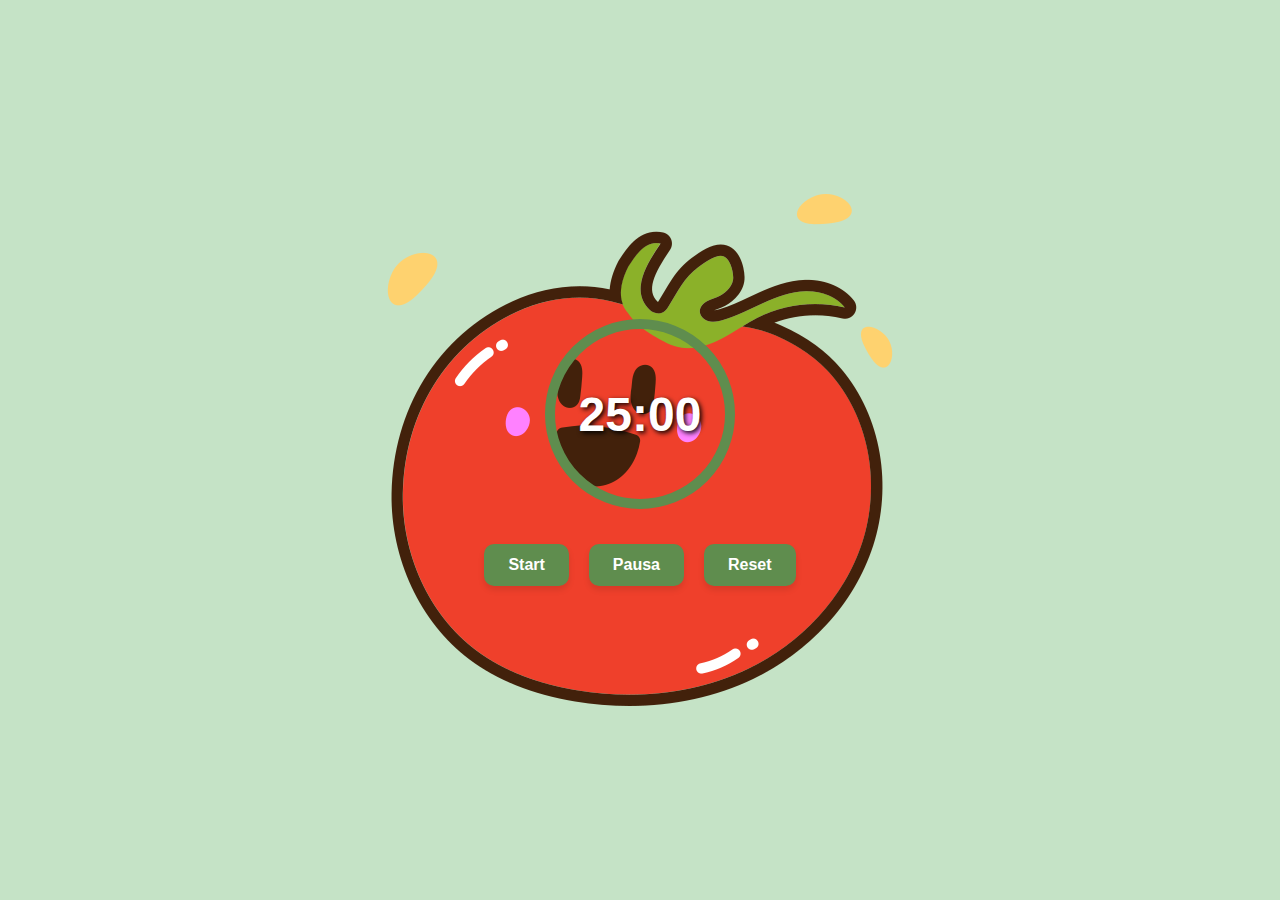
<file: pomodoro-app/index.html>
<!DOCTYPE html>
<html lang="it">
<head>
  <meta charset="UTF-8">
  <title>Pomodoro App</title>
  <link rel="stylesheet" href="style.css">
<link rel="icon" href="favicon.ico" type="image/x-icon">
</head>
<body>
  <div class="container">
    <div class="pomodoro-container">
      <svg class="progress-ring" width="200" height="200">
        <circle
          class="progress-ring__circle"
          stroke="#5f8d4e"
          stroke-width="10"
          fill="transparent"
          r="90"
          cx="100"
          cy="100"
        />
      </svg>
      <div id="timer">25:00</div>
    </div>

    <div class="buttons">
      <button id="start">Start</button>
      <button id="pause">Pausa</button>
      <button id="reset">Reset</button>
    </div>
  </div>

  <script >
    // Carica il suono tic
const tickSound = new Audio('475188__sheyvan__button-clicking-1.wav'); // Assicurati che il file sia in sounds/tick.mp3
tickSound.volume = 0.3; // volume più basso (opzionale)

const timerDisplay = document.getElementById("timer");
const startBtn      = document.getElementById("start");
const pauseBtn      = document.getElementById("pause");
const resetBtn      = document.getElementById("reset");

// Configurazione timer
let timeLeft  = 25 * 60; // 25 minuti
let timer     = null;
let isRunning = false;

// Setup cerchio SVG
const circle        = document.querySelector(".progress-ring__circle");
const radius        = circle.r.baseVal.value;
const circumference = 2 * Math.PI * radius;
circle.style.strokeDasharray  = `${circumference} ${circumference}`;
circle.style.strokeDashoffset = circumference;

// Funzione per regolare il cerchio (percentuale tra 0 e 100)
function setProgress(percent) {
  const offset = circumference - (percent / 100) * circumference;
  circle.style.strokeDashoffset = offset;
}

// Mostra timer e cerchio
function updateTimerAndCircle() {
  // Text MM:SS
  const minutes = Math.floor(timeLeft / 60);
  const seconds = timeLeft % 60;
  timerDisplay.textContent =
    String(minutes).padStart(2, "0") + ":" + String(seconds).padStart(2, "0");

  // Cerchio
  const percent = (timeLeft / (25 * 60)) * 100;
  setProgress(percent);
}

// --- Eventi ---
startBtn.addEventListener("click", () => {
  tickSound.play();
  if (isRunning) return;
  isRunning = true;

  timer = setInterval(() => {
    if (timeLeft > 0) {
      timeLeft--;
      updateTimerAndCircle();        // <--- qui!
    } else {
      clearInterval(timer);
      isRunning = false;
      tickSound.play();              // opzionale, un tic finale
      alert("Tempo scaduto! Fai una pausa 🍵");
    }
  }, 1000);
});

pauseBtn.addEventListener("click", () => {
  tickSound.play();
  clearInterval(timer);
  isRunning = false;
});

resetBtn.addEventListener("click", () => {
  tickSound.play();
  clearInterval(timer);
  isRunning = false;
  timeLeft = 25 * 60;
  updateTimerAndCircle();          // <--- reinizializza timer + cerchio
});

// All’avvio
updateTimerAndCircle();

  </script>
</body>
</html>
</file>
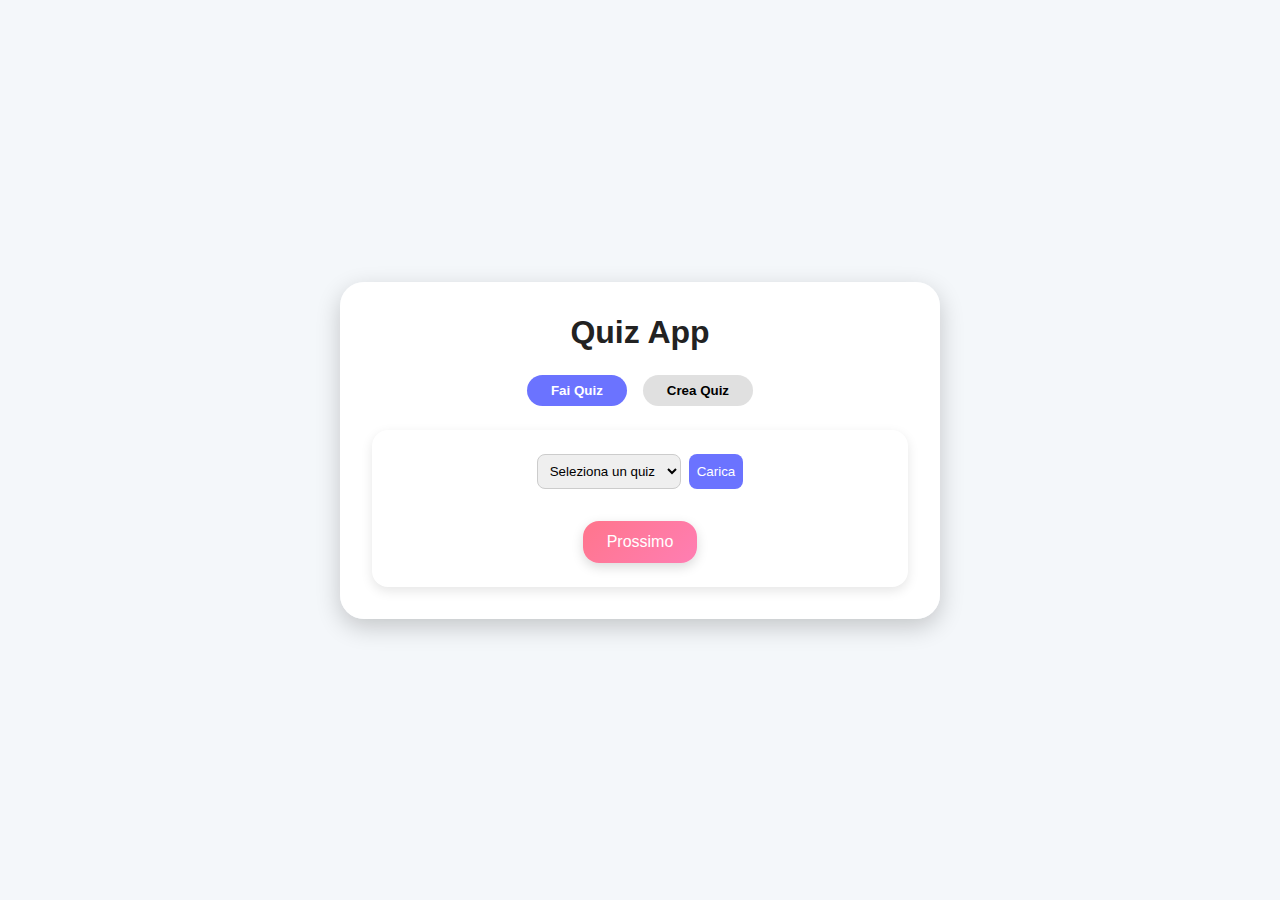
<file: quizz-app/index.html>
<!DOCTYPE html>
<html lang="it">
<head>
  <meta charset="UTF-8" />
  <meta name="viewport" content="width=device-width, initial-scale=1.0" />
  <title>Quiz App + Crea Quiz</title>
  <link rel="stylesheet" href="style.css" />
  <style>
    /* RESET & BASE */
    * { margin: 0; padding: 0; box-sizing: border-box; }
    body { font-family: 'Segoe UI', sans-serif; background: #f4f7fa; color: #333; min-height: 100vh; display: flex; align-items: center; justify-content: center; padding: 1rem; }
    .app { width: 100%; max-width: 600px; }

    /* NAVBAR */
    nav { display: flex; justify-content: center; gap: 1rem; margin-bottom: 1.5rem; }
    .mode-btn { padding: 0.5rem 1.5rem; border: none; border-radius: 1rem; cursor: pointer; background: #e0e0e0; font-weight: bold; transition: background 0.3s; }
    .mode-btn.active { background: #6b73ff; color: #fff; }

    /* SELECT/CARICA */
    #quiz-select-container { display: flex; justify-content: center; gap: 0.5rem; margin-bottom: 1rem; }
    #quiz-select, #load-quiz-btn { padding: 0.5rem; border-radius: 0.5rem; border: 1px solid #ccc; }
    #load-quiz-btn { background: #6b73ff; color: #fff; border: none; transition: background 0.3s; }
    #load-quiz-btn:hover { background: #5a63d8; }

    /* CREA QUIZ */
    #create-section { background: #fff; padding: 1.5rem; border-radius: 1rem; box-shadow: 0 4px 12px rgba(0,0,0,0.1); }
    #create-form label { display: block; margin-bottom: 0.75rem; font-weight: 500; }
    #create-form input { width: 100%; padding: 0.5rem; border: 1px solid #ccc; border-radius: 0.5rem; margin-top: 0.25rem; }
    .question-input { margin-bottom: 1rem; padding: 1rem; background: #fdfdfd; border: 1px solid #ddd; border-radius: 0.75rem; }
    .question-input h3 { margin-bottom: 0.5rem; }
    #create-form .btn { background: #ff758c; background: linear-gradient(135deg,#ff7eb3 0%,#ff758c 100%); color: #fff; border: none; border-radius: 1rem; padding: 0.75rem 1.5rem; cursor: pointer; transition: background 0.3s; }
    #create-form .btn:hover { background: linear-gradient(135deg,#ff758c 0%,#ff7eb3 100%); }
    #quiz-list { list-style: none; margin-top: 1rem; }
    #quiz-list li { display: flex; justify-content: space-between; padding: 0.5rem; border-bottom: 1px solid #eee; }
    .delete-btn { background: #dc3545; color: #fff; border: none; border-radius: 0.5rem; padding: 0.25rem 0.75rem; cursor: pointer; transition: background 0.3s; }
    .delete-btn:hover { background: #c82333; }

    /* FAI QUIZ */
    #quiz-section { background: #fff; padding: 1.5rem; border-radius: 1rem; box-shadow: 0 4px 12px rgba(0,0,0,0.1); position: relative; }
    #timer { position: absolute; top: 1rem; right: 1rem; background: #ffeb3b; padding: 0.25rem 0.75rem; border-radius: 0.5rem; font-weight: bold; }
    #question { margin-bottom: 1rem; font-size: 1.2rem; }
    #answer-buttons { display: grid; grid-template-columns: 1fr 1fr; gap: 0.75rem; margin-bottom: 1rem; }
    .btn { padding: 0.75rem; border: none; border-radius: 0.75rem; cursor: pointer; transition: transform 0.2s, background 0.2s; background: #f0f0f0; }
    .btn:hover { transform: translateY(-2px); background: #e2e2e2; }
    .correct, .wrong { animation: pulse 0.5s; }
    .correct { background: #d4edda; border: 2px solid #28a745; }
    .wrong { background: #f8d7da; border: 2px solid #dc3545; }
    @keyframes pulse { 0% { transform: scale(1); } 50% { transform: scale(1.05); } 100% { transform: scale(1); } }

    /* RESPONSIVE */
    @media(max-width: 480px) { #answer-buttons { grid-template-columns: 1fr; } }
  </style>
</head>
<body>
  <div class="app">
    <h1>Quiz App</h1>
    <nav>
      <button id="take-mode" class="mode-btn active">Fai Quiz</button>
      <button id="create-mode" class="mode-btn">Crea Quiz</button>
    </nav>

    <section id="quiz-section">
      <div id="quiz-select-container">
        <select id="quiz-select">
          <option value="" disabled selected>Seleziona un quiz</option>
        </select>
        <button id="load-quiz-btn">Carica</button>
      </div>
      <div id="timer" class="hide">10</div>
      <h2 id="question" class="hide">Domanda</h2>
      <div id="answer-buttons"></div>
      <button id="next-btn" class="hide">Prossimo</button>
    </section>

    <section id="create-section" class="hide">
      <h2>Crea il tuo Quiz</h2>
      <form id="create-form">
        <label>Titolo Quiz:<input type="text" id="quiz-title" required></label>
        <label>Numero di domande:<input type="number" id="quiz-count" min="1" value="1" required></label>
        <div id="questions-container"></div>
        <button type="submit" class="btn">Salva Quiz</button>
      </form>
      <h3>Quiz Salvati:</h3>
      <ul id="quiz-list"></ul>
    </section>
  </div>

  <script>
    class Question { constructor(text, answers) { this.text=text; this.answers=answers; } }
    class Quiz { constructor(title, questions) { this.title=title; this.questions=questions; this.currentIndex=0; this.score=0; } getCurrentQuestion(){return this.questions[this.currentIndex];} next(){this.currentIndex++;} isFinished(){return this.currentIndex>=this.questions.length;} }

    const takeModeBtn=document.getElementById('take-mode'), createModeBtn=document.getElementById('create-mode');
    const quizSection=document.getElementById('quiz-section'), createSection=document.getElementById('create-section');
    const quizSelect=document.getElementById('quiz-select'), loadQuizBtn=document.getElementById('load-quiz-btn');
    const questionEl=document.getElementById('question'), answerButtonsEl=document.getElementById('answer-buttons');
    const nextBtn=document.getElementById('next-btn'), timerEl=document.getElementById('timer');
    const form=document.getElementById('create-form'), titleInput=document.getElementById('quiz-title');
    const countInput=document.getElementById('quiz-count'), questionsContainer=document.getElementById('questions-container');
    const quizList=document.getElementById('quiz-list');

    let quiz, countdown; const TIME_PER_QUESTION=10;
    function saveQuizzes(qs){ localStorage.setItem('quizzes', JSON.stringify(qs)); }
    function loadQuizzes(){ return JSON.parse(localStorage.getItem('quizzes')||'[]'); }

    function updateQuizList(){ quizList.innerHTML=''; loadQuizzes().forEach((q,i)=>{ const li=document.createElement('li'); li.textContent=q.title; const del=document.createElement('button'); del.textContent='Elimina'; del.classList.add('delete-btn'); del.onclick=()=>{ let arr=loadQuizzes(); arr.splice(i,1); saveQuizzes(arr); populateQuizSelect(); updateQuizList(); }; li.appendChild(del); quizList.appendChild(li); }); }

    function populateQuizSelect(){ quizSelect.innerHTML='<option value="" disabled selected>Seleziona un quiz</option>'; loadQuizzes().forEach((q,i)=>{ let opt=document.createElement('option'); opt.value=i; opt.text=q.title; quizSelect.appendChild(opt); }); }
    loadQuizBtn.onclick=()=>{ if(!quizSelect.value) return; let sel=loadQuizzes()[quizSelect.value]; quiz=new Quiz(sel.title, sel.questions.map(x=>new Question(x.text,x.answers))); startQuiz(); }

    takeModeBtn.onclick=()=>switchMode('take'); createModeBtn.onclick=()=>switchMode('create');
    function switchMode(m){ clearInterval(countdown); resetQuizUI(); if(m==='take'){ takeModeBtn.classList.add('active'); createModeBtn.classList.remove('active'); quizSection.classList.remove('hide'); createSection.classList.add('hide'); populateQuizSelect(); } else { createModeBtn.classList.add('active'); takeModeBtn.classList.remove('active'); createSection.classList.remove('hide'); quizSection.classList.add('hide'); buildQuestionInputs(); updateQuizList(); }}
    function resetQuizUI(){ timerEl.classList.add('hide'); questionEl.classList.add('hide'); nextBtn.classList.add('hide'); answerButtonsEl.innerHTML=''; }

    countInput.onchange=buildQuestionInputs;
    function buildQuestionInputs(){ questionsContainer.innerHTML=''; for(let i=0;i<parseInt(countInput.value);i++){ let div=document.createElement('div'); div.classList.add('question-input'); div.innerHTML=`<h3>Domanda ${i+1}</h3><input class="q-text" placeholder="Testo domanda" required><label>Corretta:<input class="a-correct" required></label><label>Sbagliate:<input class="a-wrong" placeholder="A,B,C" required></label><hr>`; questionsContainer.appendChild(div);} }

    form.onsubmit=e=>{ e.preventDefault(); let arr=[]; document.querySelectorAll('.question-input').forEach(d=>{ let t=d.querySelector('.q-text').value; let c=d.querySelector('.a-correct').value; let w=d.querySelector('.a-wrong').value.split(','); arr.push({text:t,answers:[{text:c,correct:true},...w.map(x=>({text:x.trim(),correct:false}))]});}); let qs=loadQuizzes(); qs.push({title:titleInput.value,questions:arr}); saveQuizzes(qs); updateQuizList(); populateQuizSelect(); alert('Quiz creato!'); switchMode('take'); };

    function startQuiz(){ quiz.currentIndex=0; quiz.score=0; nextBtn.textContent='Prossimo'; nextBtn.classList.add('hide'); showQuestion(); }
    function showQuestion(){ resetState(); let q=quiz.getCurrentQuestion(); questionEl.classList.remove('hide'); questionEl.textContent=q.text; q.answers.forEach(a=>{ let b=document.createElement('button'); b.textContent=a.text; b.classList.add('btn'); if(a.correct) b.dataset.correct=true; b.onclick=selectAnswer; answerButtonsEl.appendChild(b); }); timerEl.classList.remove('hide'); startTimer(); }
    function resetState(){ clearInterval(countdown); timerEl.textContent=TIME_PER_QUESTION; nextBtn.classList.add('hide'); answerButtonsEl.innerHTML=''; }
    function startTimer(){ let t=TIME_PER_QUESTION; timerEl.textContent=t; countdown=setInterval(()=>{ t--; timerEl.textContent=t; if(t<=0){ clearInterval(countdown); Array.from(answerButtonsEl.children).forEach(b=>{ setStatusClass(b,b.dataset.correct==='true'); b.disabled=true; }); nextBtn.classList.remove('hide'); } },1000); }
    function selectAnswer(e){ clearInterval(countdown); let ok=e.target.dataset.correct==='true'; Array.from(answerButtonsEl.children).forEach(b=>{ setStatusClass(b,b.dataset.correct==='true'); b.disabled=true; }); if(ok) quiz.score++; nextBtn.classList.remove('hide'); }
    function setStatusClass(b,ok){ b.classList.remove('correct','wrong'); b.classList.add(ok?'correct':'wrong'); }
    nextBtn.onclick=()=>{ quiz.next(); if(quiz.isFinished()) showScore(); else showQuestion(); };
    function showScore(){ clearInterval(countdown); resetQuizUI(); questionEl.classList.remove('hide'); questionEl.textContent=`Hai risposto ${quiz.score} di ${quiz.questions.length}`; nextBtn.textContent='Ricomincia'; nextBtn.classList.remove('hide'); nextBtn.onclick=()=>switchMode('take'); }

    // init
    switchMode('take');
  </script>
</body>
</html>
</file>
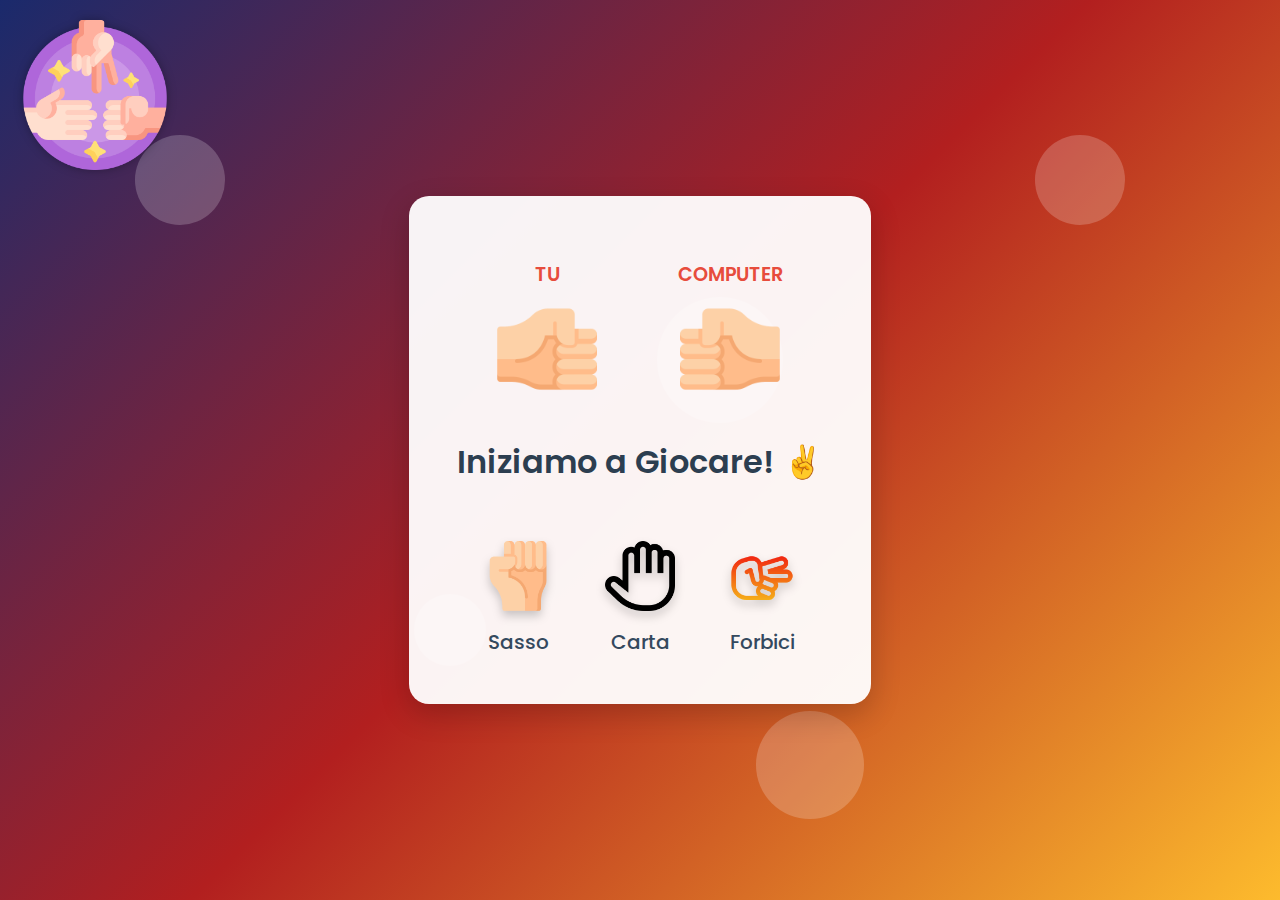
<file: rock-paper-scissor/index.html>
<!DOCTYPE html>
<html lang="en">
<head>
    <meta charset="UTF-8">
    <meta name="viewport" content="width=device-width, initial-scale=1.0">
    <title>Sasso Carta Forbice</title>
    <link rel="stylesheet" href="style.css">
     <link rel="icon" type="image/x-icon" href="favicon (1).ico">
</head>
<body>
     <div class="logo">
        <img src="rock-paper-scissors.png" alt="Logo Sasso Carta Forbice">
    </div>
    
    <div class="container">
        <div class="result-field">
            <div class="result-images">
                <div class="user-section">
                    <div class="player-label">TU</div>
                    <span class="user-result">
                        <img src="fist.png" alt="Mano utente">
                    </span>
                </div>
                <div class="cpu-section">
                    <div class="player-label">COMPUTER</div>
                    <span class="cpu-result">
                        <img src="fist.png" alt="Mano computer">
                    </span>
                </div>
            </div>
            <div class="result">
                Iniziamo a Giocare! ✌️
            </div>
        </div>
        <div class="option-images">
            <span class="option-image" data-choice="sasso">
                 <img src="fist.png" alt="Sasso">
                 <p>Sasso</p>
            </span>
             <span class="option-image" data-choice="carta">
                 <img src="hand-paper.png" alt="Carta">
                 <p>Carta</p>
            </span>
             <span class="option-image" data-choice="forbici">
                 <img src="scissors.png" alt="Forbici">
                 <p>Forbici</p>
            </span>
        </div>
    </div>
    <script src="index.js"></script>
</body>
</html>
</file>
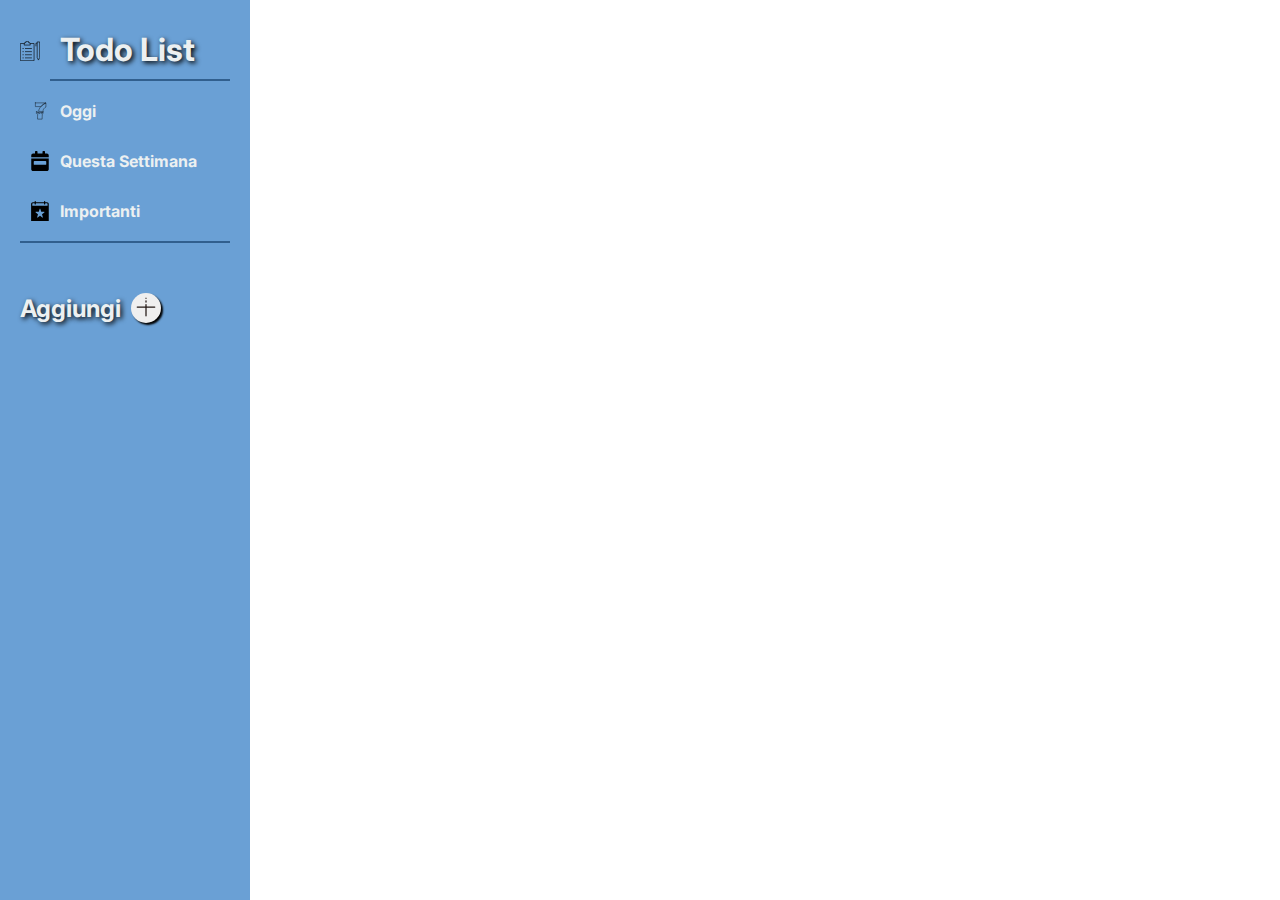
<file: TODO/index.html>
<!DOCTYPE html>
<html lang="it">
<head>
  <meta charset="UTF-8" />
  <meta name="viewport" content="width=device-width, initial-scale=1.0" />
  <title>Todo App</title>
  <link rel="stylesheet" href="style.css">
  <link rel="apple-touch-icon" sizes="180x180" href="./svg/apple-touch-icon.png">
<link rel="icon" type="image/png" sizes="32x32" href="./svg/favicon-32x32.png">
<link rel="icon" type="image/png" sizes="16x16" href="./svg/favicon-16x16.png">
<link rel="manifest" href="./svg/site.webmanifest">
  <link href="https://fonts.googleapis.com/css2?family=Inter:wght@400;500;600;700&display=swap" rel="stylesheet">
</head>
<body>
  <div id="sidebar">
    <div class="icona">
      <img src="./svg/todolist-pen-svgrepo-com.svg" alt="" width="20">
      <h1 class="titolo">Todo List</h1>
    </div>
    <div id="app">
      <ul>
        <li class="icona i" id="oggiSidebar">
          <img src="./svg/7now-svgrepo-com.svg" alt="" width="20">
          Oggi
        </li>
        <li class="icona i" id="questasettimana">
          <img src="./svg/calendar-week-svgrepo-com.svg" alt="" width="20">
          Questa Settimana
        </li>
        <li class="icona i" id="importanti">
  <img src="./svg/important-dates-svgrepo-com.svg" alt="" width="20">
  Importanti
</li>
      </ul>
      <div class="iconaBTN">
        <h2>Aggiungi</h2>
        <button>
          <img src="./svg/add-svgrepo-com.svg" alt="" width="20" id="aggiungi">
        </button>
      </div>
    </div>
  </div>

  <div class="contenuto">
   <div id="sezioneImportanti" style="display: none;">
  <h2 id="imp">Task Importanti</h2>
  <div class="listaImportanti">
    <!-- Qui verranno aggiunti i <p> con i titoli -->
  </div>
</div>
</div>
    <!-- Form inizialmente nascosto -->
    <form class="task" style="display: none;">
      <label for="titolo">Titolo</label>
      <input type="text" id="titolo">
      <textarea id="descrizione" placeholder="Descrivi..." rows="4"></textarea>
      <input type="date" id="data">
      <button>
        <img src="./svg/add-svgrepo-com.svg" alt="" width="20" id="aggiungiform">
      </button>
    </form>

    <!-- Card di esempio (nascosta) -->
    <div class="card" style="display: none;">
      <h1 class="titolotask">Titolo</h1>
      <div class="contenitoreTask">
        <p class="placeholder">Descrizione</p>
        <div class="unico">
          <input type="date" id="datamessa">
          <button class="importante">
            Importante
            <img src="./svg/important-dates-svgrepo-com.svg" alt="" width="20">
          </button>
        </div>
      </div>
       <div class="card-footer">
        <button id="btnSalva">Salva modifiche</button>
      <button class="progetto"  onclick="cancella()">
        Cancella
        <img src="./svg/bin-svgrepo-com.svg" alt="" width="20">
      </button>
       </div>
    </div>

    <!-- Calendario -->
     
    <div id="calendar" style="display: none;">
        <div class="icona">
            <h1 class="titolocalendario">Calendario</h1>
            <img src="./svg/calendar-svgrepo-com.svg" alt="" width="40">
        </div>
      
    </div>
    <div class="oggi">
  <p class="testooggi" id="messaggioOggi">Oggi Non Hai Eventi In programma</p>
  <div class="contenitore-orologio">
    <img src="./svg/clock-svgrepo-com.svg" alt="" width="100">
    <div id="orologio">00:00:00</div>
  </div>
</div>

  <script src="index.js"></script>
</body>
</html>
</file>
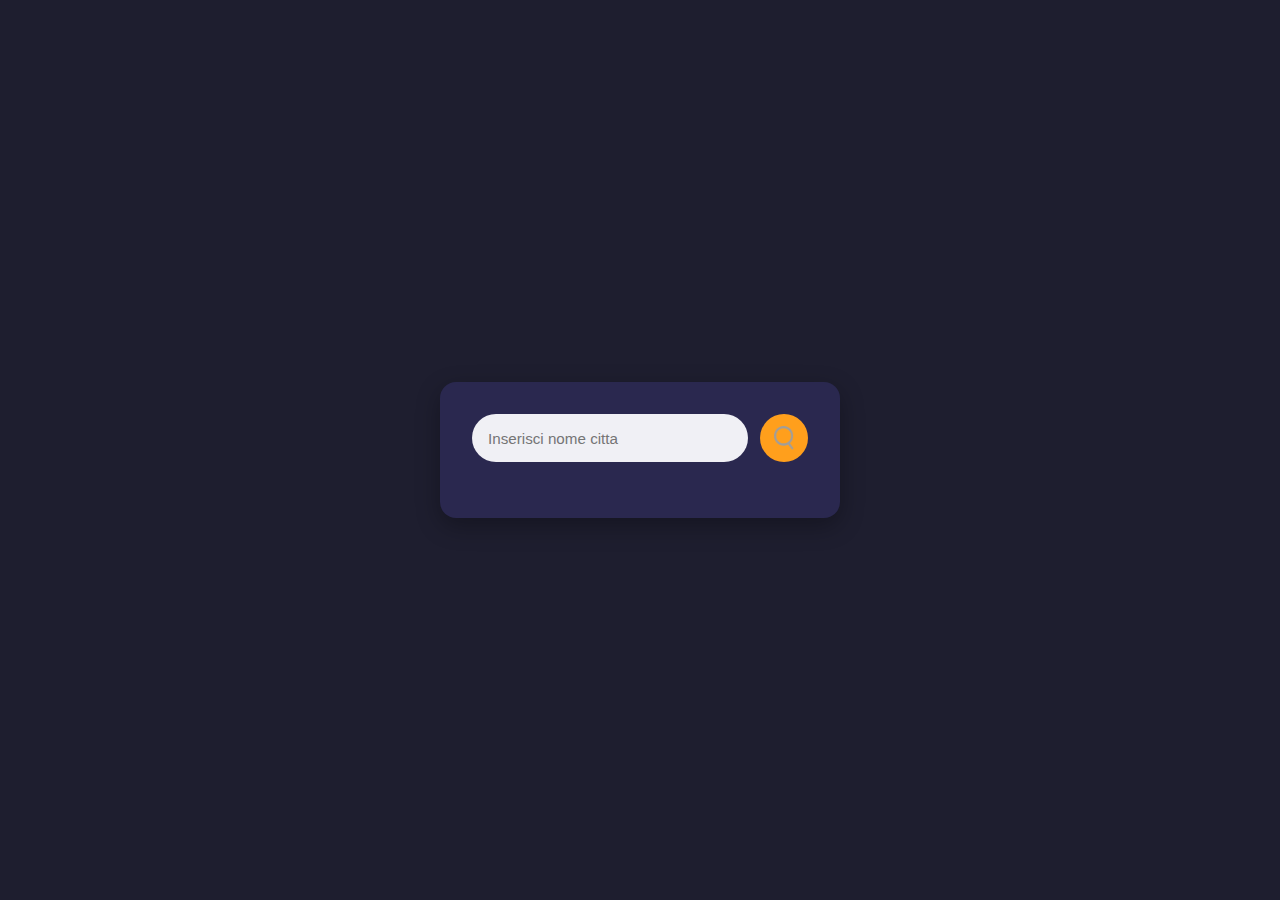
<file: weather-app/index.html>
<!DOCTYPE html>
<html lang="it">
<head>
  <meta charset="UTF-8" />
  <title>Previsioni Meteo</title>
  <link rel="stylesheet" href="style.css" />
</head>
<body>
  <div class="card">
    <div class="search">
        <input type="text" placeholder="Inserisci nome citta" spellcheck="false">
        <button><img src="images/search.png" alt=""></button>
    </div>
    <div class="weather">
        <img src="images/rain.png" alt="" class="weather-icon">
        <h1 class="temp">22℃</h1>
        <h2 class="city">Lisbona</h2>
        <div class="details">
            <div class="col">
                <img src="images/humidity.png" alt="">
                <div>
                    <p class="humidity">50%</p>
                    <p>Humidity</p>
                </div>
            </div>
            <div class="col">
                <img src="images/wind.png" alt="">
                <div>
                    <p class="wind">15 Km/h</p>
                    <p>Wind Speed</p>
                </div>
            </div>
        </div>
    </div>
  </div>
  <script >
    const apiKey="dec26dcf2edd8d056ec0e5e52d20b9df"
    const apiUrl="https://api.openweathermap.org/data/2.5/weather?units=metric&q="
    const searchBox=document.querySelector(".search input")
    const searchBtn=document.querySelector(".search button")
    const weatherIcon=document.querySelector(".weather-icon")
    async function checkWeather(city){
        const response=await fetch(apiUrl + city + `&appid=${apiKey}`)
        var data= await response.json() //mi fa vedere tutti i dati della citta in questione, bangalore
        console.log(data)
        document.querySelector(".city").innerHTML= data.name
        document.querySelector(".temp").innerHTML= Math.floor(data.main.temp) + "℃"
        document.querySelector(".humidity").innerHTML= data.main.humidity +"%"
        document.querySelector(".wind").innerHTML= data.wind.speed + "Km/h"

        if(data.weather[0].main=="Clouds"){
            weatherIcon.src="images/clouds.png"
        }else if(data.weather[0].main=="Clear"){
            weatherIcon.src="images/clear.png"
         }else if(data.weather[0].main=="Rain"){
            weatherIcon.src="images/rain.png"
         }else if(data.weather[0].main=="Drizzle"){
            weatherIcon.src="images/drizzle.png"
         }else if(data.weather[0].main=="Mist"){
            weatherIcon.src="images/mist.png"
         }
        
        }
      
    searchBtn.addEventListener("click",()=>{
        checkWeather(searchBox.value)
          
            document.querySelector(".weather").classList.add("open","change");

  // Riavvia animazione
  weather.classList.remove("change");
  void weather.offsetWidth;
  weather.classList.add("change");
           
    })
    function celcToFahr( celsius ) {
    return ((celsius * 9.0 / 5.0) + 32.0);
} 
function fahrToCelc(fahrenheit) {
  return ((fahrenheit - 32.0) * 5.0 / 9.0);
}
const temperatura=document.querySelector(".temp")
let isCelsius = true; // 🔁 variabile che tiene traccia dell'unità attuale

temperatura.addEventListener("click", () => {
  let valore = parseFloat(temperatura.textContent); // es: "25℃" → 25

  if (isCelsius) {
    const fahrenheit = celcToFahr(valore);
    temperatura.textContent = fahrenheit.toFixed(1) + "℉";
    isCelsius = false;
  } else {
    const celsius = fahrToCelc(valore);
    temperatura.textContent = Math.floor(celsius) + "℃";
    isCelsius = true;
  }
});

  </script>
</body>
</html>
</file>
<file: pomodoro-app/style.css>
/* BODY: sfondo e full-screen flex container */
body {
  margin: 0;
  height: 100vh;
  display: flex;
  justify-content: center;      /* centro orizzontale */
  align-items: center;          /* centro verticale */
  background-color: #c5e3c6;     /* verde salvia */
  background-image: url('smiley.png');
  background-repeat: no-repeat;
  background-position: center;
  font-family: sans-serif;
}

/* CONTENITORE PRINCIPALE: colonna centrata */
.container {
  display: flex;
  flex-direction: column;
  justify-content: center;      /* centro verticale all’interno */
  align-items: center;          /* centro orizzontale all’interno */
  text-align: center;
}

/* POMODORO + TIMER: dimensioni fisse, centrato */
.pomodoro-container {
  position: relative;
  width: 200px;
  height: 200px;
}

.pomodoro-container .progress-ring__circle {
  transition: stroke-dashoffset 1s linear;
  transform: rotate(-90deg);
  transform-origin: 50% 50%;
}

.pomodoro-container #timer {
  position: absolute;
  top: 50%;
  left: 50%;
  transform: translate(-50%, -50%);
  font-size: 48px;
  font-weight: bold;
  color: white;
  text-shadow: 2px 2px 5px black;
  user-select: none;
}

/* BUTTONS: margin only vertical spacing */
.buttons {
  margin-top: 30px;  /* spazio tra pomodoro e bottoni */
  display: flex;
  gap: 20px;         /* spazio uniforme tra i bottoni */
}

button {
  background-color: #5f8d4e;
  color: white;
  border: none;
  padding: 12px 24px;
  font-size: 16px;
  font-weight: bold;
  border-radius: 10px;
  cursor: pointer;
  box-shadow: 0 4px 6px rgba(0,0,0,0.1);
  transition: background-color 0.3s ease, transform 0.1s ease;
}

button:hover {
  background-color: #4e733e;
  transform: translateY(-5px);
}

button:active {
  transform: scale(0.97);
}
</file>
<file: TODO/style.css>
.icona {
    display: flex;
    align-items: center;
    gap: 10px; /* oppure 20px, 30px... 100 è forse troppo */
    margin-bottom: 10px;
}
#iconaP {
    display: flex;
    align-items: center;
    gap: 10px; /* oppure 20px, 30px... 100 è forse troppo */
    margin-bottom: 10px;
}

.titolo{
    width: 100%;
    border-bottom: 2px solid #315f8e;
    text-shadow: 2px 2px 5px black;
}
h2{
    margin-top: 1px;
   text-shadow: 2px 2px 5px black;
   
   padding-top:50px;

}
.form-visible {
  position: fixed;
  top: 50%;
  left: 50%;
  transform: translate(-50%, -50%);

  background-color: #fff;
  padding: 2rem;
  border-radius: 12px;
  box-shadow: 0 4px 20px rgba(0, 0, 0, 0.2);

  display: flex;
  flex-direction: column;
  align-items: center;   /* 👈 centra il contenuto */
  gap: 1rem;
  z-index: 10;

  width: 90%;
  max-width: 400px;
}


.iconaBTN{
    display: flex;
    align-items: flex-end;
    gap:10px;
    width: 100%;
    border-top: 2px solid #315f8e;
}
button{
    width: 30px;
    height: 30px;
    border-radius: 50%;
     transition: 0.3s;
     border: none;
     box-shadow: 2px 2px 2px black;
}
button:hover{
    background-color: #2e6ba8;
    cursor: pointer;
    transform: scale(1.5);
}
ul{
    list-style: none;
}
.task {
  display: flex;
  flex-direction: column;
  align-items: center; /* centra gli elementi figli */
  gap: 1rem;
  padding: 2rem;
  width: 250px;
  background-color: #87b4e1;
  border-radius: 8px;
  box-shadow: 3px 3px 1px rgba(0, 0, 0, 1);
  text-align: center;
}
input,
textarea {
  width: 100%;
  border-radius: 10px;
  padding: 10px;
  border: 0;
  outline: 0;
  box-sizing: border-box; /* evita che padding rovini la larghezza */
  margin-bottom: 10px;
  transition: 0.3s;
  text-align: center;
}
input:focus{
    border:3px solid #3e6e9f;
}
textarea:focus{
    border:3px solid #3e6e9f;
}
label{
    font-weight: bolder;
}

.card{
    display: flex;
    align-self: flex-start;
    flex-direction: column;
    width: 600px;
     position: relative;
}
.unico{
    display: flex;
    gap:30px;
    height: 20px;
    
    margin-top: 90px;
    padding-bottom: 50px;
    border-bottom: 2px solid rgba(0, 0, 0, 0.1);
    width: 100%;
    align-items: center;
    justify-content: space-around;
}
#sezioneImportanti {
  padding: 20px;

  width: 1000px;
  height: 500px;
}
#imp{
    text-align: center;
    margin-top: -80px;
    font-size: 2rem;
    color: whitesmoke
}
.listaImportanti{
    border: 3px solid #3e6e9f;
    height: 100%;
    width: 100%;
    border-radius: 10px;
    display: flex;
    flex-direction: column;
    align-items: flex-start;
    gap: 10px;
    padding-left: 50px;
    padding-top:50px;
    font-weight: bolder;
    background-color: #afc6dd;
}
.listaImportanti .day {
  border: 1px solid #ccc;
  padding: 10px;
  margin-bottom: 10px;
  border-radius: 6px;
  background-color: #f8f8f8;
}

input[type="date"] {
  padding: 5px;
  border: 1px solid #ccc;
  border-radius: 10px;
  font-size: 1rem;
  font-family: 'Inter', sans-serif;
  background-color: #fff;
  color: #333;
  width: 100%;
  max-width: 250px;
  box-shadow: inset 0 1px 3px rgba(0, 0, 0, 0.1);
  transition: border-color 0.2s, box-shadow 0.2s;
  cursor: pointer;
}

input[type="date"]:focus {
  border-color: #4a90e2;
  outline: none;
  box-shadow: 0 0 0 2px rgba(74, 144, 226, 0.3);
  background-color: #f0f8ff;
  cursor: pointer;
}

.progetto{
    padding: 10px;
    width: auto;
    border-radius: 10px;
    display: flex;
    justify-content: center;
    align-items: center;
    font-weight: bolder;
    background-color: rgb(214, 99, 99);
    transition: 0.3s;
    margin-top: auto;  /* spinge il bottone in fondo */
   position: absolute;
  bottom: 10px;
  right: 10px;
}
.placeholder{
    margin-top: 10px;
    margin-left: 10px;
    color:rgba(0, 0, 0, .2);
}
.progetto:hover{
    transform: scale(1.2);
    background-color: rgb(174, 64, 64);
}
.importante{
    padding: 10px;
    width: auto;
    border-radius: 10px;
    display: flex;
    justify-content: center;
    align-items: center;
    font-weight: bolder;
    background-color: rgb(57, 148, 65);
    transition: 0.3s;
}
.importante:hover{
    transform: scale(1.2);
    background-color:rgb(29, 95, 34);
}
.contenitoreTask{
    border-radius: 10px;
    padding: 5px;
    height: 200px;
    display: flex;
    box-shadow: 3px 3px 2px black;
    border: 0.1px solid black;
}
.titolotask{
    text-shadow: 2px 2px 10px black;
    color: whitesmoke;
    padding-bottom: 10px;
    margin-left: 20px;
}
.contenuto {

  display: flex;
  gap: 2rem;
  padding: 2rem;
  background-color: #fff;
  justify-content: flex-start;
  align-items: flex-start;
  height: 100vh;
}

*{
    padding: 0;
    margin: 0;
    box-sizing: border-box;
}
body{
    display: flex;
     font-family: 'Inter', sans-serif;
}
#sidebar{
    justify-self: flex-start;
     background-color: #6aa0d5;  /* blu scuro */
  color: #ECF0F1;             /* testo chiaro */
  width: 250px;
  height: 100vh;
  padding: 20px;
  box-sizing: border-box;
}
#sidebar h1, .sidebar li {
  color: #ECF0F1;   
  padding: 10px;          /* testo */
}

.icona.i{
    padding: 10px;
    border-radius: 10px;
     transition: 0.3s;
     font-weight: bolder;
}
.icona.i:hover{
    background-color: #2e6ba8;
    cursor: pointer;
    transform: scale(1.1);
}

#calendar {
  display: grid;
  grid-template-columns: repeat(auto-fill, minmax(150px, 1fr));
  gap: 10px;
  padding: 2rem;
  background-color: #ecf0f1;
  border-radius: 10px;
  box-shadow: 3px 3px 5px rgba(0, 0, 0, 0.2);
  max-width: 800px;
}
.paragrafoImportante{
    transition: 0.3s;
    cursor: pointer;
}
.paragrafoImportante:hover{
    color: rgb(85, 173, 85);
    transform: scale(1.2) translateX(10px);

}
.day {
  background-color: #ffffff;
  border-left: 4px solid #315f8e;
  padding: 1rem;
  border-radius: 8px;
  display: flex;
  flex-direction: column;
  gap: 5px;
  cursor: pointer;
  transition: 0.3s;
}
.day:hover{
    transform: scale(1.2);
}

.day strong {
  color: #315f8e;
  font-size: 1.1rem;
}

.day span {
  font-size: 0.95rem;
  color: #333;
}
.titolocalendario{
    text-shadow: 2px 2px 10px black;
    color: whitesmoke
}
@keyframes stella-che-sale {
  0% {
    opacity: 1;
    transform: translateY(0) scale(1);
  }
  100% {
    opacity: 0;
    transform: translateY(-100px) scale(1.5);
  }
}

.stellina-animata {
  position: fixed;
  width: 30px;
  left: 50%; /* centrata orizzontalmente */
  top: 50%;  /* parte dal centro schermo */
  transform: translate(-50%, -50%);
  animation: stella-che-sale 1s ease-out forwards;
  pointer-events: none; /* non interferisce con i click */
  z-index: 9999;
}
@keyframes esciVersoSinistra {
  0% {
    transform: translateX(0);
    opacity: 1;
  }
  100% {
    transform: translateX(-100%);
    opacity: 0;
  }
}

.esci {
  animation: esciVersoSinistra 0.5s forwards;
}
@keyframes entraDaSinistra {
  0% {
    transform: translateX(-100%);
    opacity: 0;
  }
  100% {
    transform: translateX(0);
    opacity: 1;
  }
}

.entra {
  animation: entraDaSinistra 0.5s ease forwards;
}
@keyframes esciVersoSinistra2 {
  0% {
    transform: translateX(0);
    opacity: 1;
    scale: 1;
  }
  100% {
    transform: translateX(-1000px) translateY(-700px);
    opacity: 0;
    scale: 0;
  }
}


.esci {
  animation: esciVersoSinistra2 0.5s ease forwards;
}
/* Stato normale */
#questasettimana {
  transition: transform 0.5s ease;
}

/* Classe per ingrandire */
.ingrandisci {
  transform: scale(1.2); /* ingrandisci del 20% */
}
/* Stato iniziale nascosto e spostato a sinistra */
@keyframes entraDaSinistra2 {
  from {
    opacity: 0;
    transform: translateX(-100%);
  }
  to {
    opacity: 1;
    transform: translateX(0);
  }
}

/* Classe per animare entrata */
.entrata-sinistra {
  animation: entraDaSinistra2 0.5s forwards ease-out;
}
@keyframes entraDaSinistraECresce {
  0% {
    opacity: 0;
    transform: translateX(-100%) scale(0.5);
  }
  100% {
    opacity: 1;
    transform: translateX(0) scale(1);
  }
}

.entrata-cresci {
  animation: entraDaSinistraECresce 0.6s forwards ease-out;
  transform-origin: left center; /* punto di ancoraggio per la scala */
}
@keyframes entraDettagli {
  0% {
    opacity: 0;
    transform: translateX(100%);
  }
  100% {
    opacity: 1;
    transform: translateX(0);
  }
}

@keyframes esciCalendario {
  0% {
    opacity: 1;
    transform: translateX(0);
  }
  100% {
    opacity: 0;
    transform: translateX(-50%);
  }
}

@keyframes entraCalendario {
  0% {
    opacity: 0;
    transform: translateX(-50%);
  }
  100% {
    opacity: 1;
    transform: translateX(0);
  }
}

.card.entrando {
  animation: entraDettagli 0.5s forwards ease-out;
}

#calendar.uscendo {
  animation: esciCalendario 0.5s forwards ease-in;
}

#calendar.entrando {
  animation: entraCalendario 0.5s forwards ease-out;
}
.contenitore-orologio {
  background-color: white; /* blu scuro */;
  padding: 40px 60px;
  border-radius: 20px;
  box-shadow: 5px 5px 1px rgba(0,0,0, 0.4);
  align-items: center;
display: flex;
}

#orologio {
  font-size: 4rem;
  letter-spacing: 3px;
  align-items: center;
display: flex;
color:#2e6ba8
}
.oggi{
    display: flex;
    flex-direction: column;
    display: none; /* inizialmente nascosta */
  animation: entraDaSinistra3 0.6s ease forwards;
}
.testooggi{
     text-align: center;
    margin-top: 30px;
    font-size: 2rem;
    color: whitesmoke;
    text-shadow: 1px 1px 5px black;
    margin-bottom: 30px;
}
/* ——— Animazione entrata da sinistra + fade-in ——— */
@keyframes entraDaSinistra3 {
  from {
    transform: translateX(-100px);
    opacity: 0;
    scale: 0.9;
  }
  to {
    transform: translateX(0);
    opacity: 1;
    scale: 1;
  }
}
.titolotask[contenteditable="true"],
.placeholder[contenteditable="true"] {
  outline: 2px dashed #315f8e;
  background: #f0f8ff;
}
.card-footer {
    margin-top: -48px;
  display: flex;
  gap: 0.5rem;
  justify-content: space-around;
align-items: center;
}
#btnSalva {
  padding: 20px 40px;
  background: #315f8e;
  color: white;
  border: none;
  border-radius: 4px;
  cursor: pointer;
  display: flex;
  justify-content: center;
  align-items: center;
}
#btnSalva:hover {
  background: #2a4f7a;
}
</file>
<file: weather-app/style.css>
/* Importa un font pulito da Google */
@import url('https://fonts.googleapis.com/css2?family=Inter:wght@300;400;600&display=swap');

* {
  box-sizing: border-box;
  margin: 0;
  padding: 0;
}

body {
  background: #1e1e2f;
  font-family: 'Inter', sans-serif;
  color: #f0f0f5;
  display: flex;
  align-items: center;
  justify-content: center;
  min-height: 100vh;
}

.card {
  background: #2a284f;
  border-radius: 16px;
  padding: 2rem;
  max-width: 400px;
  width: 90%;
  text-align: center;
  box-shadow: 0 8px 24px rgba(0, 0, 0, 0.3);
  transition: transform 0.3s ease, box-shadow 0.3s ease;
}

.card:hover {
  transform: translateY(-5px);
  box-shadow: 0 12px 32px rgba(0, 0, 0, 0.4);
}

.search {
  display: flex;
  margin-bottom: 1.5rem;
}

.search input {
  flex: 1;
  padding: 0.75rem 1rem;
  border: none;
  border-radius: 999px;
  font-size: 0.95rem;
  outline: none;
  background: #f0f0f5;
  color: #2a284f;
  transition: background 0.2s ease;
}

.search input:focus {
  background: #ffffff;
}

.search button {
  margin-left: 0.75rem;
  background: #ff9f1c;
  border: none;
  border-radius: 50%;
  width: 48px;
  height: 48px;
  cursor: pointer;
  display: flex;
  align-items: center;
  justify-content: center;
  transition: background 0.2s ease;
}

.search button:hover {
  background: #e08915;
}

.search button img {
  width: 20px;
  filter: invert(1);
}

.weather-icon {
  width: 120px;
  margin: 1.5rem auto;
}

.weather h1 {
  font-size: 3rem;
  font-weight: 600;
  margin-bottom: 0.2rem;
}

.weather h2 {
  font-size: 1.5rem;
  font-weight: 300;
  color: #d0d0e0;
}

.details {
  display: flex;
  justify-content: space-around;
  margin-top: 2rem;
}

.col {
  display: flex;
  align-items: center;
  gap: 0.5rem;
}

.col img {
  width: 28px;
  filter: invert(1);
}

.humidity, .wind {
  font-size: 1rem;
  font-weight: 400;
}

.weather {
  display: none;  /* inizialmente nascosto */
  opacity: 1;
  transition: opacity 0.5s ease;
}

.weather.open {
  display: block;
}

.weather.change {
  animation: change 0.8s ease;
}

@keyframes change {
  0% {
    transform: translate(100px, -100px) scale(1.2);
    opacity: 0;
  }
  100% {
    transform: translate(0, 0) scale(1);
    opacity: 1;
  }
}



/* Quando aggiungiamo la classe .open la facciamo “scorrere” */
.weather.open {
  max-height: 1000px;    /* sufficientemente alto per contenere i dati */
  opacity: 1;
  display: block;
}
</file>
<file: quizz-app/style.css>
/* ======== RESET & BODY ======== */
* {
  margin: 0;
  padding: 0;
  box-sizing: border-box;
}

body {
  font-family: 'Segoe UI', Tahoma, Geneva, Verdana, sans-serif;
  background: linear-gradient(135deg, #6b73ff 0%, #000dff 100%);
  color: #333;
  min-height: 100vh;
  display: flex;
  align-items: center;
  justify-content: center;
  padding: 2rem;
}

/* ======== CONTAINER ======== */
.app {
  background: #ffffffee;
  padding: 2rem;
  border-radius: 1.5rem;
  box-shadow: 0 8px 24px rgba(0, 0, 0, 0.2);
  max-width: 400px;
  width: 100%;
}

/* ======== TITOLI ======== */
h1 {
  text-align: center;
  margin-bottom: 1.5rem;
  font-size: 2rem;
  color: #222;
}

h2 {
  font-size: 1.3rem;
  margin-bottom: 1rem;
  color: #444;
}

/* ======== BOTTONI RISPOSTA ======== */
#answer-buttons {
  display: grid;
  grid-template-columns: 1fr 1fr;
  gap: 0.75rem;
  margin-bottom: 1.5rem;
}

.btn {
  background: #f0f0f0;
  border: none;
  padding: 0.75rem 1rem;
  font-size: 1rem;
  border-radius: 0.75rem;
  cursor: pointer;
  transition: transform 0.2s, background 0.2s, box-shadow 0.2s;
  box-shadow: 0 4px 12px rgba(0, 0, 0, 0.1);
}

.btn:hover {
  background: #e2e2e2;
  transform: translateY(-2px);
  box-shadow: 0 6px 16px rgba(0, 0, 0, 0.15);
}

.btn.correct {
  background: #d4edda;
  border: 2px solid #28a745;
  color: #155724;
}

.btn.wrong {
  background: #f8d7da;
  border: 2px solid #dc3545;
  color: #721c24;
}

/* ======== PULSANTE “PROSSIMO” ======== */
#next-btn {
  display: block;
  margin: 0 auto;
  background: #6b73ff;
  background: linear-gradient(135deg, #ff758c 0%, #ff7eb3 100%);
  color: white;
  padding: 0.75rem 1.5rem;
  border: none;
  border-radius: 1rem;
  font-size: 1rem;
  cursor: pointer;
  transition: background 0.3s, transform 0.2s;
  box-shadow: 0 4px 12px rgba(0, 0, 0, 0.15);
}

#next-btn:hover {
  background: linear-gradient(135deg, #ff7eb3 0%, #ff758c 100%);
  transform: translateY(-2px);
}

.hide {
  display: none;
}

/* ======== RESPONSIVE ======== */
@media (max-width: 500px) {
  #answer-buttons {
    grid-template-columns: 1fr;
  }

  .app {
    padding: 1.5rem;
  }
}
</file>
<file: rock-paper-scissor/style.css>
/* Importazione del font moderno e leggibile da Google Fonts */
        @import url("https://fonts.googleapis.com/css2?family=Poppins:wght@400;500;600;700&display=swap");

        /* Reset globale per consistenza tra browser */
        * {
            padding: 0;
            margin: 0;
            box-sizing: border-box; /* Include padding e border nelle dimensioni totali */
            font-family: "Poppins", sans-serif; /* Imposta il font principale */
        }

        /* Stile per le immagini dei risultati */
        .result-images img {
            width: 100px; /* Dimensione fissa per le immagini dei risultati */
        }

        /* Stile del corpo della pagina */
        body {
            height: 100vh; /* Altezza pari all'intera viewport */
            background: linear-gradient(135deg, #1a2a6c, #b21f1f, #fdbb2d); /* Sfondo con gradiente moderno */
            display: flex;
            justify-content: center;
            align-items: center;
            overflow: hidden; /* Previene lo scrolling */
            position: relative; /* Contesto per posizionamento assoluto */
        }

        /* Effetto bolle decorative per lo sfondo */
        body::before {
            content: "";
            position: absolute;
            width: 100%;
            height: 100%;
            background: url('data:image/svg+xml;utf8,<svg xmlns="http://www.w3.org/2000/svg" viewBox="0 0 100 100"><circle cx="20" cy="20" r="5" fill="white" opacity="0.2"/><circle cx="80" cy="40" r="7" fill="white" opacity="0.2"/><circle cx="50" cy="70" r="4" fill="white" opacity="0.2"/><circle cx="90" cy="85" r="6" fill="white" opacity="0.2"/></svg>') repeat;
            z-index: -1;
        }

        /* Contenitore del logo */
        .logo {
            position: absolute; /* Posizionamento assoluto */
            top: 20px;
            left: 20px;
        }

        /* Immagine del logo */
        .logo img {
            width: 150px; /* Dimensione ridotta per il logo */
            filter: drop-shadow(0 0 5px rgba(0,0,0,0.3)); /* Effetto ombra */
        }

        /* Contenitore principale del gioco */
        .container {
            padding: 2rem 3rem; /* Padding ridotto lateralmente */
            border-radius: 20px; /* Bordi più arrotondati */
            background: rgba(255, 255, 255, 0.95); /* Sfondo bianco semi-trasparente */
            box-shadow: 0 10px 30px rgba(0, 0, 0, 0.2); /* Ombra più pronunciata */
            text-align: center;
            max-width: 800px; /* Larghezza massima */
            z-index: 10; /* Sopra lo sfondo */
        }

        /* Contenitore delle immagini dei risultati */
        .result-images {
            display: flex;
            justify-content: space-around; /* Distribuzione uniforme */
            margin: 2rem 0;
        }

        /* Rotazione immagine utente */
        .user-result img {
            transform: rotate(90deg);
        }

        /* Rotazione immagine CPU */
        .cpu-result img {
            transform: rotate(-90deg) rotateY(180deg);
        }

        /* Stile del testo del risultato */
        .result {
            text-align: center;
            font-size: 2rem;
            margin-top: 1.5rem;
            color: #2c3e50; /* Colore testo scuro */
            font-weight: 600; /* Grassetto */
        }

        /* Immagini delle opzioni */
        .option-image img {
            width: 70px; /* Dimensione aumentata */
            transition: all 0.3s ease;
            filter: drop-shadow(0 5px 5px rgba(0,0,0,0.2)); /* Ombra */
        }

        /* Contenitore delle opzioni */
        .option-images {
            display: flex;
            justify-content: space-around; /* Spaziatura uniforme */
            margin-top: 2.5rem;
            flex-wrap: wrap; /* Responsive su mobile */
        }

        /* Singola opzione */
        .option-image {
            display: flex;
            flex-direction: column;
            align-items: center;
            cursor: pointer;
            padding: 15px;
            border-radius: 15px; /* Bordi arrotondati */
            transition: all 0.3s ease;
            margin: 0 10px; /* Spaziatura laterale */
        }

        /* Testo sotto le opzioni */
        .option-image p {
            font-size: 1.25rem;
            margin-top: 1rem;
            color: #34495e; /* Colore testo */
            font-weight: 500; /* Peso medio */
        }

        /* Effetto hover sulle opzioni */
        .option-image:hover {
            opacity: 1;
            transform: translateY(-10px); /* Effetto di sollevamento */
            background: rgba(52, 152, 219, 0.1); /* Sfondo blu chiaro */
        }

        /* Etichette per utente e CPU */
        .player-label {
            font-weight: 600;
            color: #e74c3c; /* Colore rosso */
            margin-bottom: 10px;
            font-size: 1.2rem;
        }

        /* Stile responsive per schermi piccoli */
        @media (max-width: 768px) {
            .container {
                padding: 1.5rem;
                margin: 0 15px;
            }
            .result-images {
                flex-direction: column;
                gap: 2rem;
            }
            .option-images {
                flex-direction: column;
                gap: 1.5rem;
            }
        }
</file>
